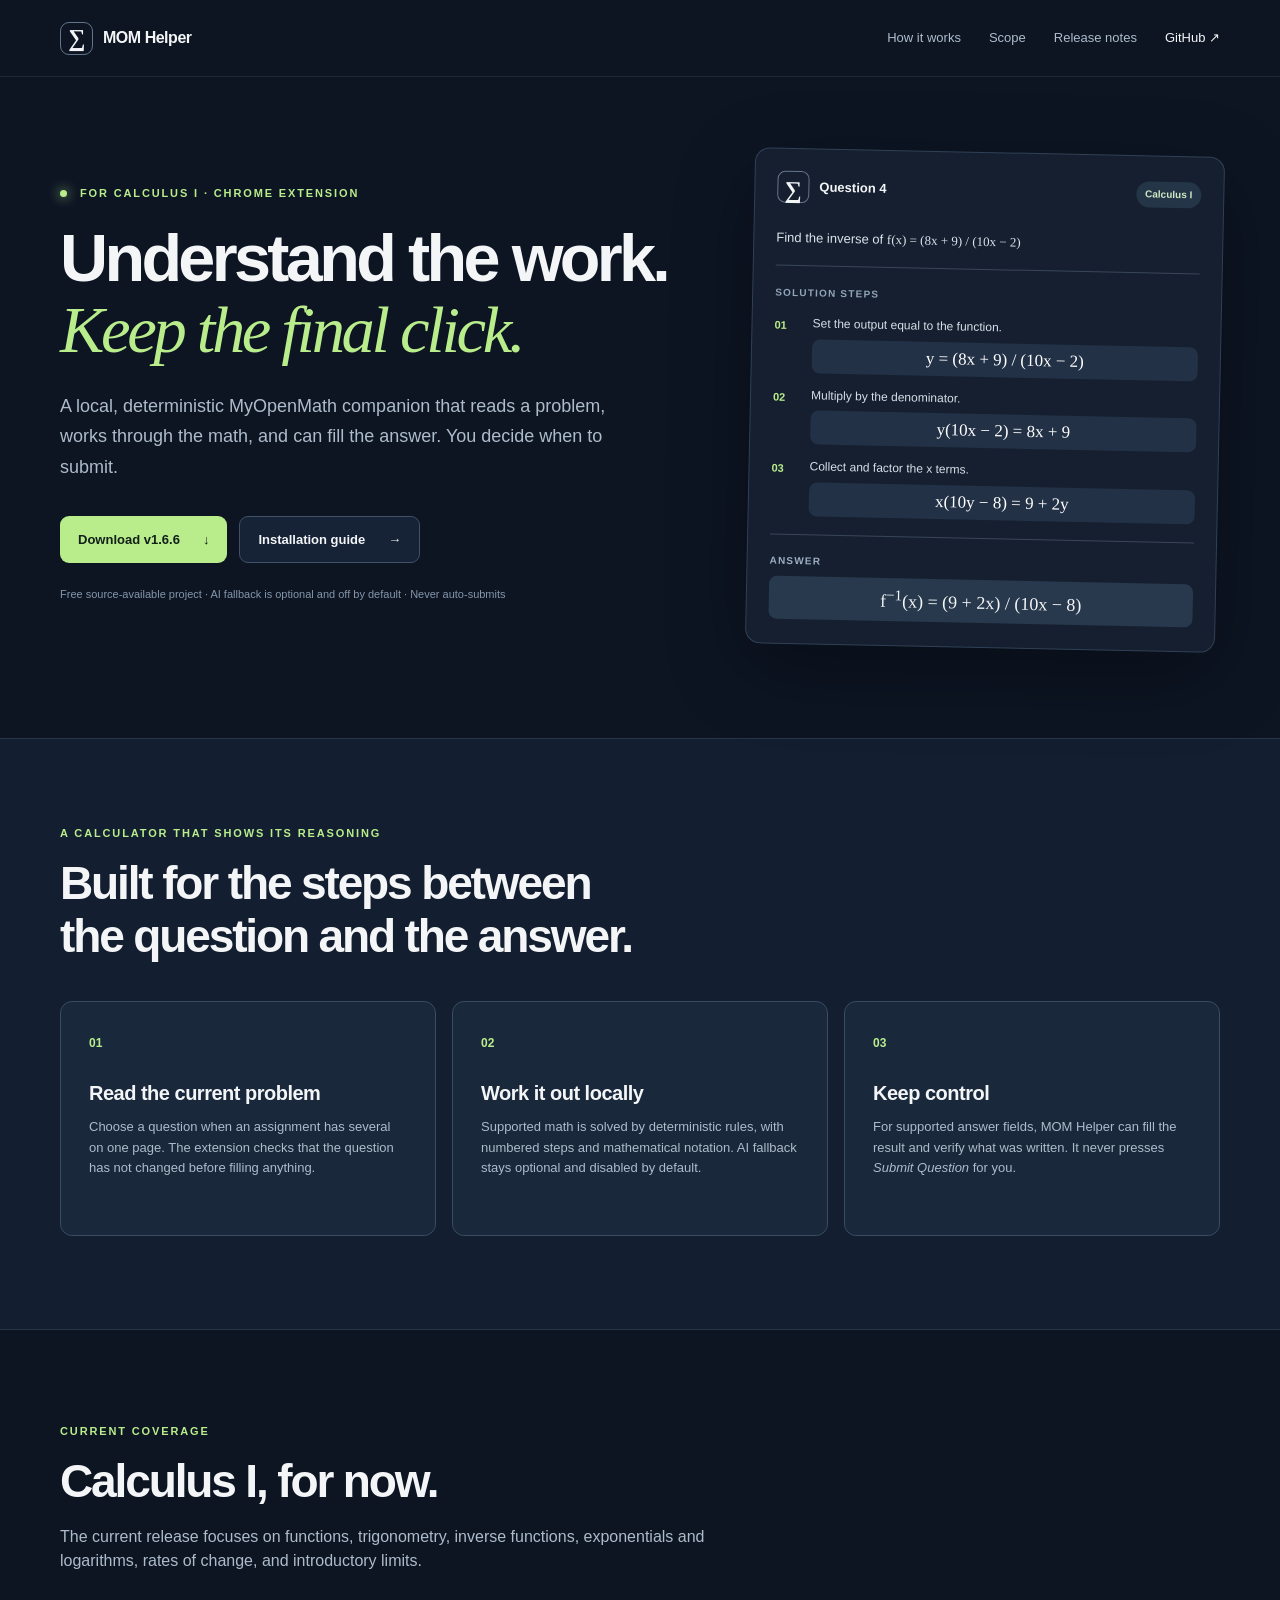
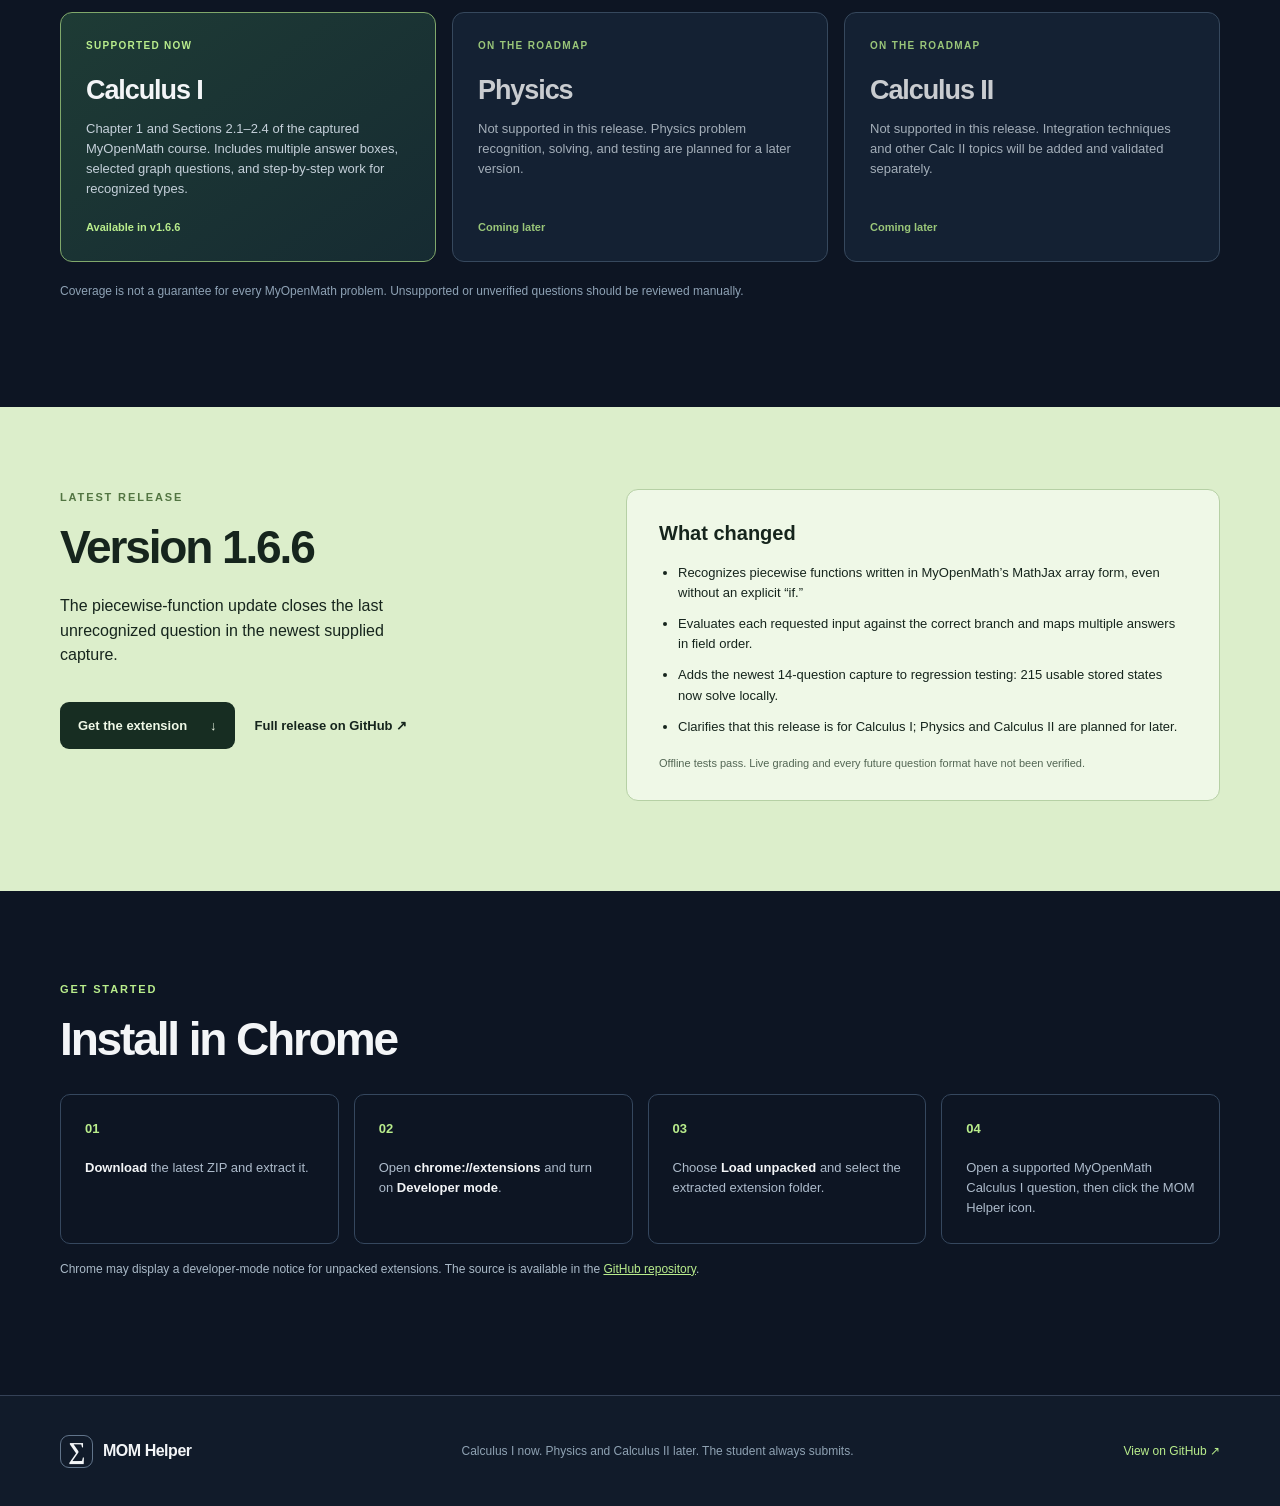
<file: docs/index.html>
<!doctype html>
<html lang="en">
<head>
  <meta charset="utf-8">
  <meta name="viewport" content="width=device-width, initial-scale=1">
  <meta name="description" content="MOM Helper is a deterministic, step-by-step Calculus I companion for MyOpenMath. Physics and Calculus II support are planned for later.">
  <meta name="theme-color" content="#101827">
  <title>MOM Helper — Calculus I, explained</title>
  <link rel="stylesheet" href="style.css">
  <link rel="stylesheet" href="responsive.css">
</head>
<body>
  <a class="skip" href="#main">Skip to content</a>
  <header class="site-header">
    <div class="wrap nav">
      <a class="brand" href="#top" aria-label="MOM Helper home"><span class="brand-mark">∑</span><span>MOM Helper</span></a>
      <nav aria-label="Main navigation">
        <a href="#features">How it works</a>
        <a href="#scope">Scope</a>
        <a href="#release">Release notes</a>
        <a class="nav-github" href="https://github.com/bmreyes25/mom-helper">GitHub <span aria-hidden="true">↗</span></a>
      </nav>
    </div>
  </header>

  <main id="main">
    <section class="hero wrap" id="top">
      <div class="hero-copy">
        <p class="eyebrow"><span class="status-dot"></span> FOR CALCULUS I · CHROME EXTENSION</p>
        <h1>Understand the work.<br><em>Keep the final click.</em></h1>
        <p class="hero-lede">A local, deterministic MyOpenMath companion that reads a problem, works through the math, and can fill the answer. You decide when to submit.</p>
        <div class="hero-actions">
          <a class="button primary" href="https://github.com/bmreyes25/mom-helper/releases/download/v1.6.6/mom-helper-v1.6.6.zip">Download v1.6.6 <span aria-hidden="true">↓</span></a>
          <a class="button secondary" href="#install">Installation guide <span aria-hidden="true">→</span></a>
        </div>
        <p class="small-note">Free source-available project · AI fallback is optional and off by default · Never auto-submits</p>
      </div>
      <div class="demo" aria-label="Example of step-by-step work">
        <div class="demo-top"><span class="demo-icon">∑</span><span>Question 4</span><span class="demo-tag">Calculus I</span></div>
        <p class="demo-question">Find the inverse of <span class="formula">f(x) = (8x + 9) / (10x − 2)</span></p>
        <div class="demo-divider"></div>
        <p class="demo-caption">SOLUTION STEPS</p>
        <div class="demo-step"><span>01</span><div><p>Set the output equal to the function.</p><div class="equation">y = (8x + 9) / (10x − 2)</div></div></div>
        <div class="demo-step"><span>02</span><div><p>Multiply by the denominator.</p><div class="equation">y(10x − 2) = 8x + 9</div></div></div>
        <div class="demo-step"><span>03</span><div><p>Collect and factor the x terms.</p><div class="equation">x(10y − 8) = 9 + 2y</div></div></div>
        <div class="demo-answer"><span>ANSWER</span><strong>f<sup>−1</sup>(x) = (9 + 2x) / (10x − 8)</strong></div>
      </div>
    </section>

    <section class="band" id="features">
      <div class="wrap">
        <p class="eyebrow">A CALCULATOR THAT SHOWS ITS REASONING</p>
        <h2>Built for the steps between<br>the question and the answer.</h2>
        <div class="cards">
          <article class="card"><span class="card-icon">01</span><h3>Read the current problem</h3><p>Choose a question when an assignment has several on one page. The extension checks that the question has not changed before filling anything.</p></article>
          <article class="card"><span class="card-icon">02</span><h3>Work it out locally</h3><p>Supported math is solved by deterministic rules, with numbered steps and mathematical notation. AI fallback stays optional and disabled by default.</p></article>
          <article class="card"><span class="card-icon">03</span><h3>Keep control</h3><p>For supported answer fields, MOM Helper can fill the result and verify what was written. It never presses <em>Submit Question</em> for you.</p></article>
        </div>
      </div>
    </section>

    <section class="wrap scope-section" id="scope">
      <div class="section-intro"><p class="eyebrow">CURRENT COVERAGE</p><h2>Calculus I, for now.</h2><p>The current release focuses on functions, trigonometry, inverse functions, exponentials and logarithms, rates of change, and introductory limits.</p></div>
      <div class="scope-grid">
        <div class="scope-card active"><span class="scope-label">SUPPORTED NOW</span><h3>Calculus I</h3><p>Chapter 1 and Sections 2.1–2.4 of the captured MyOpenMath course. Includes multiple answer boxes, selected graph questions, and step-by-step work for recognized types.</p><span class="scope-state">Available in v1.6.6</span></div>
        <div class="scope-card future"><span class="scope-label">ON THE ROADMAP</span><h3>Physics</h3><p>Not supported in this release. Physics problem recognition, solving, and testing are planned for a later version.</p><span class="scope-state">Coming later</span></div>
        <div class="scope-card future"><span class="scope-label">ON THE ROADMAP</span><h3>Calculus II</h3><p>Not supported in this release. Integration techniques and other Calc II topics will be added and validated separately.</p><span class="scope-state">Coming later</span></div>
      </div>
      <p class="scope-caveat">Coverage is not a guarantee for every MyOpenMath problem. Unsupported or unverified questions should be reviewed manually.</p>
    </section>

    <section class="release-band" id="release">
      <div class="wrap release-layout">
        <div><p class="eyebrow">LATEST RELEASE</p><h2>Version 1.6.6</h2><p>The piecewise-function update closes the last unrecognized question in the newest supplied capture.</p><div class="release-actions"><a class="button primary" href="https://github.com/bmreyes25/mom-helper/releases/download/v1.6.6/mom-helper-v1.6.6.zip">Get the extension <span aria-hidden="true">↓</span></a><a class="text-link" href="https://github.com/bmreyes25/mom-helper/releases/tag/v1.6.6">Full release on GitHub <span aria-hidden="true">↗</span></a></div></div>
        <div class="release-notes"><h3>What changed</h3><ul><li>Recognizes piecewise functions written in MyOpenMath’s MathJax array form, even without an explicit “if.”</li><li>Evaluates each requested input against the correct branch and maps multiple answers in field order.</li><li>Adds the newest 14-question capture to regression testing: 215 usable stored states now solve locally.</li><li>Clarifies that this release is for Calculus I; Physics and Calculus II are planned for later.</li></ul><p class="release-foot">Offline tests pass. Live grading and every future question format have not been verified.</p></div>
      </div>
    </section>

    <section class="wrap install" id="install"><p class="eyebrow">GET STARTED</p><h2>Install in Chrome</h2><ol><li><strong>Download</strong> the latest ZIP and extract it.</li><li>Open <strong>chrome://extensions</strong> and turn on <strong>Developer mode</strong>.</li><li>Choose <strong>Load unpacked</strong> and select the extracted extension folder.</li><li>Open a supported MyOpenMath Calculus I question, then click the MOM Helper icon.</li></ol><p>Chrome may display a developer-mode notice for unpacked extensions. The source is available in the <a href="https://github.com/bmreyes25/mom-helper/tree/main/extension">GitHub repository</a>.</p></section>
  </main>

  <footer><div class="wrap footer-inner"><span class="brand"><span class="brand-mark">∑</span><span>MOM Helper</span></span><p>Calculus I now. Physics and Calculus II later. The student always submits.</p><a href="https://github.com/bmreyes25/mom-helper">View on GitHub ↗</a></div></footer>
</body>
</html>
</file>
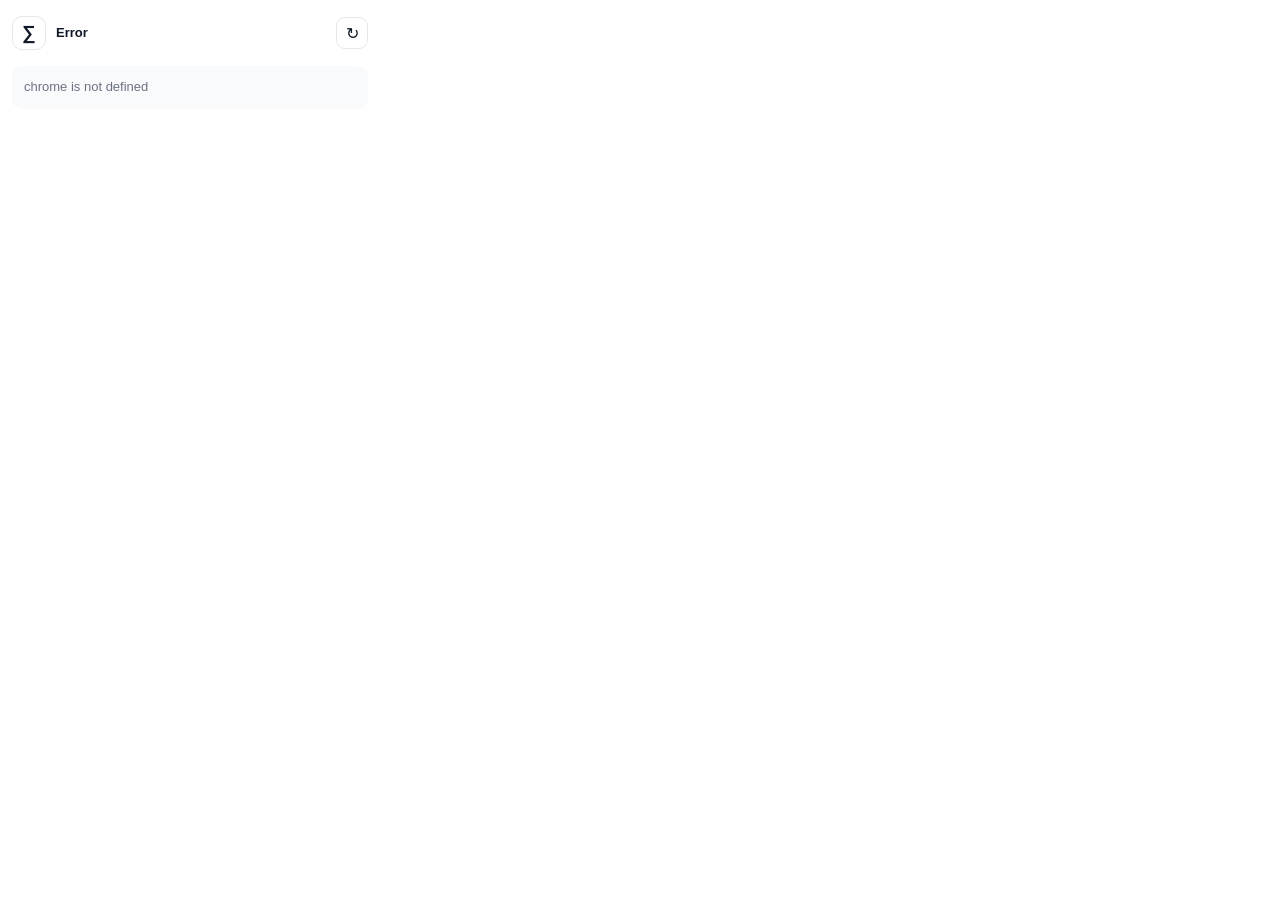
<file: extension/popup.html>
<!doctype html>
<html lang="en">
<head>
  <meta charset="utf-8">
  <meta name="viewport" content="width=device-width, initial-scale=1">
  <title>MOM Helper</title>
  <link rel="stylesheet" href="popup.css">
</head>
<body>
  <main class="shell">
    <header class="topbar">
      <div class="mark" aria-hidden="true">∑</div>
      <div class="status-wrap">
        <div id="status" class="status">Looking for MyOpenMath…</div>
        <div id="substatus" class="substatus"></div>
      </div>
      <button id="refresh" class="icon-btn" type="button" aria-label="Refresh">↻</button>
    </header>

    <section id="empty" class="empty hidden"></section>

    <section id="content" class="content hidden">
      <label id="questionPickerWrap" class="question-picker hidden">
        Problem on this page
        <select id="questionPicker"></select>
      </label>
      <div id="question" class="question"></div>
      <div class="divider"></div>

      <button id="solve" class="solve-btn" type="button">Solve</button>
      <div id="busy" class="busy hidden">Calculating…</div>

      <div id="stepsTitle" class="steps-title hidden">Solution steps</div>
      <ol id="steps" class="steps hidden"></ol>
      <div id="answer" class="answer hidden"></div>
      <div id="engine" class="engine hidden"></div>
      <div id="fillStatus" class="fill-status hidden"></div>

      <details class="settings">
        <summary>Fallback settings</summary>
        <label class="check-row">
          <input id="aiFallback" type="checkbox">
          Use local AI only when the fast calculator cannot solve the problem
        </label>
        <div id="aiFields">
          <label>
            Local endpoint
            <input id="endpoint" type="text" value="http://127.0.0.1:11434" spellcheck="false">
          </label>
          <label>
            Model
            <input id="model" type="text" value="qwen3.5:9b" spellcheck="false">
          </label>
          <div class="settings-actions">
            <button id="saveSettings" type="button">Save</button>
            <button id="testSolver" type="button">Test fallback</button>
          </div>
          <div id="solverStatus" class="solver-status"></div>
        </div>
      </details>

      <details class="dataset" open>
        <summary>Question dataset</summary>
        <label class="check-row">
          <input id="captureEnabled" type="checkbox">
          Record each unique MyOpenMath question locally
        </label>
        <div class="dataset-meta"><span id="captureCount">0 questions saved</span></div>
        <div class="settings-actions">
          <button id="captureCurrent" type="button">Capture current</button>
          <button id="captureAll" type="button">Capture all</button>
          <button id="exportDataset" type="button">Export JSON</button>
          <button id="clearDataset" type="button">Clear</button>
        </div>
        <div id="captureStatus" class="solver-status"></div>
      </details>

      <details class="diagnostics">
        <summary>Diagnostics</summary>
        <pre id="dev"></pre>
      </details>
    </section>
  </main>
  <script src="math-renderer.js"></script>
  <script src="popup.js"></script>
</body>
</html>
</file>
<file: docs/style.css>
:root{color-scheme:dark;--bg:#0d1523;--surface:#162236;--surface2:#1d2c43;--line:#334358;--text:#f3f5f7;--muted:#adbbcb;--accent:#b9ed8c;--accent2:#91d85d;--serif:Georgia,"Times New Roman",serif;--sans:Inter,ui-sans-serif,-apple-system,BlinkMacSystemFont,"Segoe UI",sans-serif}*{box-sizing:border-box}html{scroll-behavior:smooth}body{margin:0;background:var(--bg);color:var(--text);font-family:var(--sans);line-height:1.55}a{color:inherit}a:focus-visible{outline:3px solid var(--accent);outline-offset:3px}h1,h2,h3,p{margin-top:0}.wrap{width:min(1160px,calc(100% - 48px));margin-inline:auto}.skip{position:absolute;left:-9999px;top:8px;background:var(--accent);color:#101827;padding:10px;z-index:5}.skip:focus{left:8px}.site-header{border-bottom:1px solid rgba(255,255,255,.08)}.nav{min-height:76px;display:flex;align-items:center;justify-content:space-between;gap:22px}.brand{font-weight:750;letter-spacing:-.03em;text-decoration:none;display:inline-flex;align-items:center;gap:10px;white-space:nowrap}.brand-mark{display:grid;place-items:center;width:33px;height:33px;border-radius:9px;border:1px solid #61748a;font-family:var(--serif);font-size:24px;line-height:1}.nav nav{display:flex;align-items:center;gap:28px}.nav nav a{font-size:13px;color:var(--muted);text-decoration:none}.nav nav a:hover,.text-link:hover{color:var(--accent)}.nav nav .nav-github{color:var(--text)}.hero{min-height:630px;display:grid;grid-template-columns:1fr 470px;align-items:center;gap:62px;padding-top:75px;padding-bottom:90px}.eyebrow{font-size:11px;font-weight:800;letter-spacing:.17em;color:var(--accent);text-transform:uppercase}.status-dot{display:inline-block;width:7px;height:7px;border-radius:50%;background:var(--accent);margin-right:8px;box-shadow:0 0 12px var(--accent)}h1{font-size:clamp(45px,5.2vw,78px);line-height:1.07;letter-spacing:-.055em;font-weight:740;max-width:720px;margin:21px 0 25px}h1 em{font-family:var(--serif);font-weight:400;color:var(--accent);letter-spacing:-.05em}.hero-lede{font-size:18px;color:var(--muted);max-width:560px;line-height:1.7}.hero-actions,.release-actions{display:flex;gap:12px;align-items:center;flex-wrap:wrap;margin-top:34px}.button{display:inline-flex;align-items:center;justify-content:center;gap:23px;min-height:47px;padding:12px 18px;border-radius:9px;font-size:13px;font-weight:760;text-decoration:none;transition:transform .15s,background .15s}.button:hover{transform:translateY(-2px)}.button.primary{background:var(--accent);color:#13201a}.button.primary:hover{background:#cef9a9}.button.secondary{border:1px solid #405169;color:var(--text);background:#162236}.button.secondary:hover{background:#213149}.small-note{font-size:11px;color:#8496aa;margin-top:23px}.demo{background:#151f2f;border:1px solid #304056;border-radius:15px;box-shadow:0 24px 80px #0005;padding:22px 22px 24px;transform:rotate(1.2deg)}.demo-top{display:flex;align-items:center;gap:10px;font-size:13px;font-weight:700}.demo-icon{font-family:var(--serif);font-size:24px;border:1px solid #65758a;border-radius:8px;display:grid;place-items:center;width:32px;height:32px}.demo-tag{margin-left:auto;background:#233546;color:#cfe9c5;font-size:10px;border-radius:50px;padding:5px 9px}.demo-question{font-size:13px;color:#dce3ec;line-height:1.6;margin:25px 0 16px}.formula{font-family:var(--serif);white-space:nowrap}.demo-divider{height:1px;background:#39465a}.demo-caption{font-size:10px;font-weight:800;letter-spacing:.12em;color:#91a4b9;margin:19px 0 14px}.demo-step{display:grid;grid-template-columns:28px 1fr;gap:10px;margin:13px 0}.demo-step>span{font-size:11px;color:var(--accent);padding-top:3px;font-weight:750}.demo-step p{font-size:12px;color:#d6e0e9;margin-bottom:6px}.equation{background:#223146;border-radius:8px;padding:7px 10px;text-align:center;font:17px var(--serif);color:#fff}.demo-answer{border-top:1px solid #39465a;margin-top:18px;padding-top:18px;display:flex;flex-direction:column;gap:7px}.demo-answer span{color:#9caec1;font-size:10px;font-weight:800;letter-spacing:.12em}.demo-answer strong{background:#28394d;padding:9px;border-radius:8px;text-align:center;font:18px var(--serif)}.band{background:#131f30;border-block:1px solid #273549;padding:86px 0 93px}h2{font-size:clamp(32px,3.6vw,50px);line-height:1.15;letter-spacing:-.047em;margin:15px 0 38px}.cards{display:grid;grid-template-columns:repeat(3,1fr);gap:16px}.card{border:1px solid #3a4b62;background:#19283b;padding:28px;border-radius:12px;min-height:235px}.card-icon{color:var(--accent);font-size:12px;font-weight:800}.card h3{font-size:20px;line-height:1.2;letter-spacing:-.025em;margin:27px 0 12px}.card p{color:var(--muted);font-size:13px;margin:0}.scope-section{padding-block:93px 106px}.section-intro{max-width:670px}.section-intro h2{margin-bottom:17px}.section-intro>p:last-child{color:var(--muted);font-size:16px}.scope-grid{display:grid;grid-template-columns:repeat(3,1fr);gap:16px;margin-top:38px}.scope-card{border:1px solid #40546a;border-radius:12px;padding:25px;min-height:250px;background:#162437;display:flex;flex-direction:column}.scope-card.active{border-color:#80a86b;background:linear-gradient(145deg,#1e3b35,#162b32)}.scope-card.future{opacity:.82}.scope-label{font-size:10px;font-weight:800;letter-spacing:.13em;color:var(--accent)}.scope-card h3{font-size:27px;letter-spacing:-.04em;margin:16px 0 7px}.scope-card p{font-size:13px;color:#c5d0da}.scope-state{margin-top:auto;font-size:11px;font-weight:750;color:var(--accent)}.scope-caveat{margin:20px 0 0;color:#8ea2b5;font-size:12px}.release-band{background:#dceecb;color:#16251d;padding:82px 0 90px}.release-band .eyebrow{color:#527542}.release-layout{display:grid;grid-template-columns:.9fr 1.1fr;gap:80px}.release-layout h2{margin-bottom:20px}.release-layout>div:first-child>p:not(.eyebrow){max-width:360px}.release-notes{background:#eff8e7;border:1px solid #b6d0a5;border-radius:12px;padding:28px 32px}.release-notes h3{font-size:20px;margin-bottom:14px}.release-notes ul{padding-left:19px;margin:0}.release-notes li{font-size:13px;margin-bottom:11px}.release-foot{font-size:11px;color:#536654;margin:18px 0 0}.release-band .button.primary{background:#172d22;color:#eff8e7}.release-band .button.primary:hover{background:#284b34}.text-link{font-size:13px;font-weight:750;text-decoration:none;margin-left:8px}.install{padding-block:90px 105px}.install h2{margin-bottom:28px}.install ol{display:grid;grid-template-columns:repeat(4,1fr);gap:15px;counter-reset:install;list-style:none;padding:0}.install li{border:1px solid #35475e;border-radius:10px;padding:24px;font-size:13px;color:var(--muted);min-height:150px}.install li:before{counter-increment:install;content:'0' counter(install);display:block;color:var(--accent);font-weight:800;margin-bottom:19px}.install li strong{color:var(--text)}.install>p:last-child{font-size:12px;color:#aabac8}.install>p:last-child a{color:var(--accent)}footer{border-top:1px solid #344156;background:#111b2a}.footer-inner{min-height:110px;display:flex;align-items:center;gap:28px}.footer-inner p{margin:auto;color:#8fa2b3;font-size:12px}.footer-inner>a{font-size:12px;text-decoration:none;color:var(--accent)}@media(max-width:950px){.hero{grid-template-columns:1fr;gap:40px;padding-top:65px}.hero-copy{max-width:690px}.demo{max-width:580px;transform:none}.release-layout{gap:30px}}@media(max-width:720px){.wrap{width:min(100% - 34px,560px)}.nav{min-height:66px}.nav nav{gap:14px}.nav nav a:not(.nav-github){display:none}.hero{padding-top:52px;padding-bottom:65px;min-height:0}h1{font-size:clamp(42px,10vw,59px)}.hero-lede{font-size:16px}.demo{padding:18px}.formula{white-space:normal}.band,.scope-section,.install{padding-block:68px}.cards,.scope-grid,.release-layout,.install ol{grid-template-columns:1fr}.card,.scope-card{min-height:0}.release-band{padding-block:65px}.release-notes{padding:24px}.footer-inner{padding-block:27px;flex-wrap:wrap;gap:13px}.footer-inner p{order:3;width:100%}}
</file>
<file: docs/responsive.css>
@media (max-width: 1180px) and (min-width: 721px) {
  .hero {
    grid-template-columns: minmax(0, 1fr);
    gap: 42px;
    min-height: 0;
  }
  .hero-copy { max-width: 760px; }
  .demo { max-width: 610px; transform: none; }
}
</file>
<file: extension/popup.css>
:root {
  color-scheme: light dark;
  font-family: -apple-system, BlinkMacSystemFont, "Segoe UI", sans-serif;
  --bg: #ffffff;
  --text: #111827;
  --muted: #6b7280;
  --border: #e5e7eb;
  --surface: #f8fafc;
  --button: #111827;
  --button-text: #ffffff;
}

@media (prefers-color-scheme: dark) {
  :root {
    --bg: #111827;
    --text: #f9fafb;
    --muted: #9ca3af;
    --border: #374151;
    --surface: #1f2937;
    --button: #f9fafb;
    --button-text: #111827;
  }
}

* { box-sizing: border-box; }
body { margin: 0; width: 380px; min-height: 180px; background: var(--bg); color: var(--text); }
button, summary, input, select { font: inherit; }
.shell { padding: 12px; }
.topbar { display: flex; align-items: center; gap: 10px; min-height: 42px; }
.mark { width: 34px; height: 34px; border: 1px solid var(--border); border-radius: 10px; display: grid; place-items: center; font-size: 19px; font-weight: 650; flex: 0 0 auto; }
.status-wrap { min-width: 0; flex: 1; }
.status { font-size: 13px; font-weight: 650; white-space: nowrap; overflow: hidden; text-overflow: ellipsis; }
.substatus { margin-top: 2px; color: var(--muted); font-size: 11px; white-space: nowrap; overflow: hidden; text-overflow: ellipsis; }
.icon-btn { width: 32px; height: 32px; border: 1px solid var(--border); border-radius: 9px; background: transparent; color: var(--text); cursor: pointer; }
.content { margin-top: 10px; }
.hidden { display: none !important; }
.empty { margin-top: 12px; padding: 12px; border-radius: 10px; background: var(--surface); color: var(--muted); font-size: 13px; line-height: 1.45; }
.question { max-height: 125px; overflow: auto; white-space: pre-wrap; font-size: 13px; line-height: 1.45; color: var(--muted); }
.question-picker { display: block; margin-bottom: 10px; color: var(--muted); font-size: 11px; font-weight: 650; }
.question-picker select { display: block; width: 100%; margin-top: 5px; padding: 8px 9px; border: 1px solid var(--border); border-radius: 8px; background: var(--surface); color: var(--text); }
.divider { height: 1px; background: var(--border); margin: 12px 0; }
.solve-btn { width: 100%; border: 0; border-radius: 10px; min-height: 40px; padding: 8px 12px; background: var(--button); color: var(--button-text); cursor: pointer; font-weight: 650; }
.solve-btn:disabled { opacity: .5; cursor: default; }
.busy { margin-top: 10px; color: var(--muted); font-size: 12px; }
.steps-title { margin-top: 14px; color: var(--text); font-size: 13px; font-weight: 700; }
.steps { margin: 8px 0 0; padding-left: 24px; font-size: 13px; line-height: 1.5; }
.steps li + li { margin-top: 7px; }
.answer { margin-top: 13px; font-size: 15px; font-weight: 700; }
.fill-status { margin-top: 5px; color: var(--muted); font-size: 11px; }
.settings, .dataset, .diagnostics { margin-top: 14px; border-top: 1px solid var(--border); padding-top: 10px; }
.settings summary, .dataset summary, .diagnostics summary { cursor: pointer; color: var(--muted); font-size: 12px; }
.settings label { display: block; margin-top: 9px; color: var(--muted); font-size: 11px; }
.settings input { width: 100%; margin-top: 4px; border: 1px solid var(--border); border-radius: 8px; padding: 7px 8px; background: var(--bg); color: var(--text); font-size: 12px; }
.settings-actions { display: flex; gap: 7px; margin-top: 9px; }
.settings-actions button { border: 1px solid var(--border); border-radius: 8px; padding: 6px 9px; background: var(--surface); color: var(--text); cursor: pointer; font-size: 11px; }
.solver-status { margin-top: 7px; color: var(--muted); font-size: 11px; line-height: 1.35; }
.diagnostics pre { margin: 8px 0 0; padding: 10px; border-radius: 9px; background: var(--surface); color: var(--muted); font-size: 10.5px; line-height: 1.4; white-space: pre-wrap; max-height: 140px; overflow: auto; }
button:focus-visible, summary:focus-visible, input:focus-visible { outline: 2px solid currentColor; outline-offset: 2px; }
.engine { margin-top: 4px; color: var(--muted); font-size: 11px; font-weight: 600; }
.check-row { display: flex !important; align-items: flex-start; gap: 8px; line-height: 1.35; }
.check-row input { width: auto !important; margin: 1px 0 0 !important; flex: 0 0 auto; }
.disabled-fields { opacity: .55; }

/* Textbook-style math rendering (native MathML, no external library). */
.rich-step { padding-left: 2px; }
.step-label { margin-bottom: 4px; color: var(--text); font-weight: 600; }
.step-label math, .rich-step > math { font-family: "STIX Two Math", "Cambria Math", "Times New Roman", serif; font-size: 1.08em; font-weight: 400; }
.math-line {
  margin: 5px 0 2px;
  padding: 8px 10px;
  border-radius: 9px;
  background: var(--surface);
  overflow-x: auto;
  text-align: center;
}
.math-line-fallback { background: transparent; padding: 2px 0; text-align: left; }
.math-line math,
.answer-math math {
  font-family: "STIX Two Math", "Cambria Math", "Times New Roman", serif;
  font-size: 1.18rem;
}
.answer { padding-top: 2px; }
.answer-label { color: var(--muted); font-size: 11px; font-weight: 650; text-transform: uppercase; letter-spacing: .04em; }
.answer-part-label { color: var(--muted); font-size: 11px; margin-top: 10px; }
.answer-math {
  margin-top: 5px;
  padding: 9px 11px;
  border: 1px solid var(--border);
  border-radius: 10px;
  background: var(--surface);
  text-align: center;
  overflow-x: auto;
}
.answer-math math { font-size: 1.42rem; }
.answer-prose { text-align: left; white-space: pre-wrap; font-size: 12px; line-height: 1.5; }

.dataset-meta { margin-top: 8px; color: var(--muted); font-size: 11px; }
</file>
